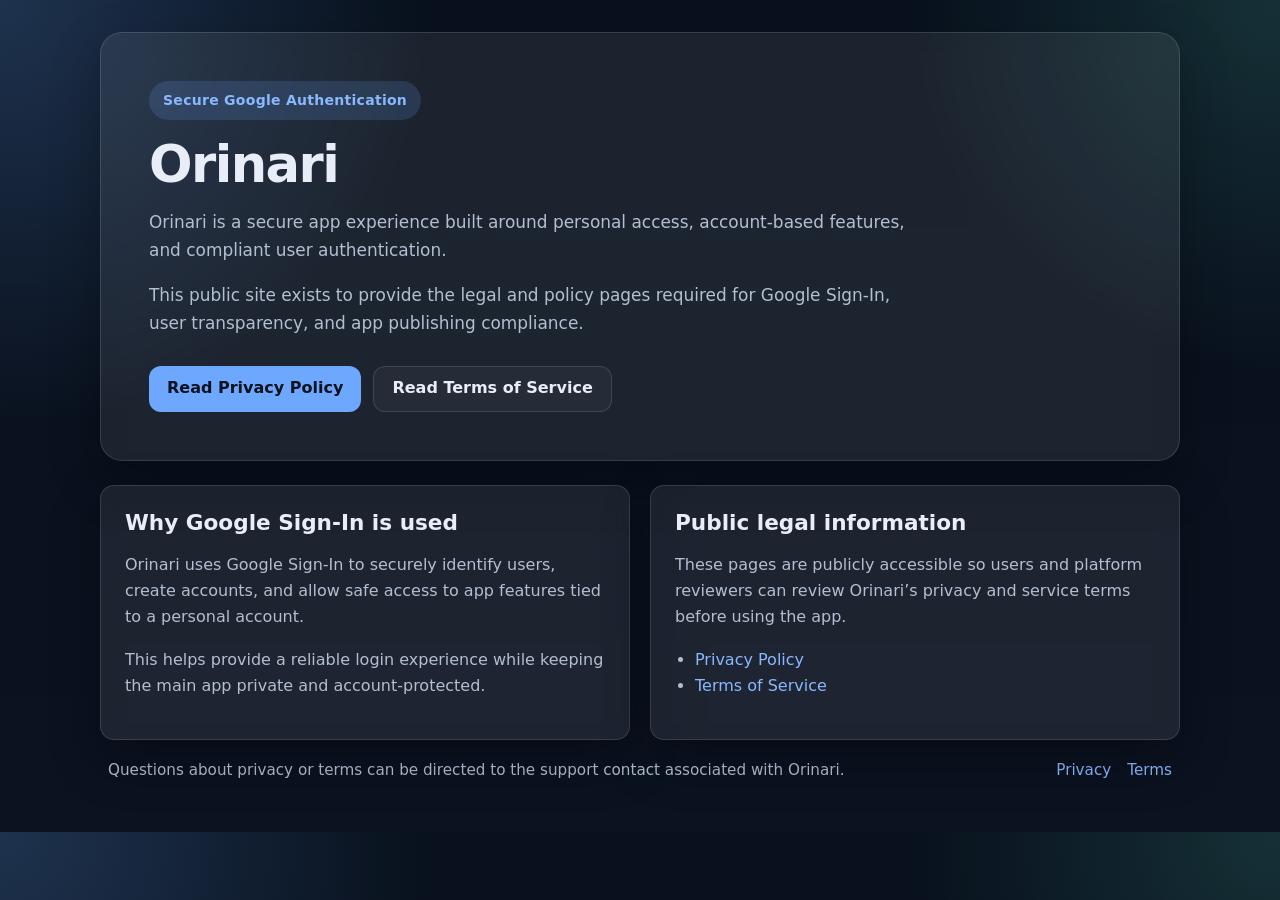
<file: index.html>
<!DOCTYPE html>
<html lang="en">
<head>
  <meta charset="UTF-8" />
  <meta name="viewport" content="width=device-width, initial-scale=1.0" />
  <title>Orinari – Legal & App Information</title>
  <meta name="description" content="Orinari legal information, privacy policy, and terms of service." />
  <link rel="stylesheet" href="./style.css" />
</head>
<body>
  <div class="page-shell">
    <section class="hero">
      <div class="badge">Secure Google Authentication</div>
      <h1>Orinari</h1>
      <p class="hero-text">
        Orinari is a secure app experience built around personal access, account-based features, and compliant user authentication.
      </p>
      <p class="hero-text">
        This public site exists to provide the legal and policy pages required for Google Sign-In, user transparency, and app publishing compliance.
      </p>

      <div class="hero-actions">
        <a class="button primary" href="./privacy.html">Read Privacy Policy</a>
        <a class="button secondary" href="./terms.html">Read Terms of Service</a>
      </div>
    </section>

    <section class="content-grid">
      <article class="card">
        <h2>Why Google Sign-In is used</h2>
        <p>
          Orinari uses Google Sign-In to securely identify users, create accounts, and allow safe access to app features tied to a personal account.
        </p>
        <p>
          This helps provide a reliable login experience while keeping the main app private and account-protected.
        </p>
      </article>

      <article class="card">
        <h2>Public legal information</h2>
        <p>
          These pages are publicly accessible so users and platform reviewers can review Orinari’s privacy and service terms before using the app.
        </p>
        <ul class="link-list">
          <li><a href="./privacy.html">Privacy Policy</a></li>
          <li><a href="./terms.html">Terms of Service</a></li>
        </ul>
      </article>
    </section>

    <footer class="footer">
      <div>
        Questions about privacy or terms can be directed to the support contact associated with Orinari.
      </div>
      <nav class="footer-nav">
        <a href="./privacy.html">Privacy</a>
        <a href="./terms.html">Terms</a>
      </nav>
    </footer>
  </div>
</body>
</html>
</file>
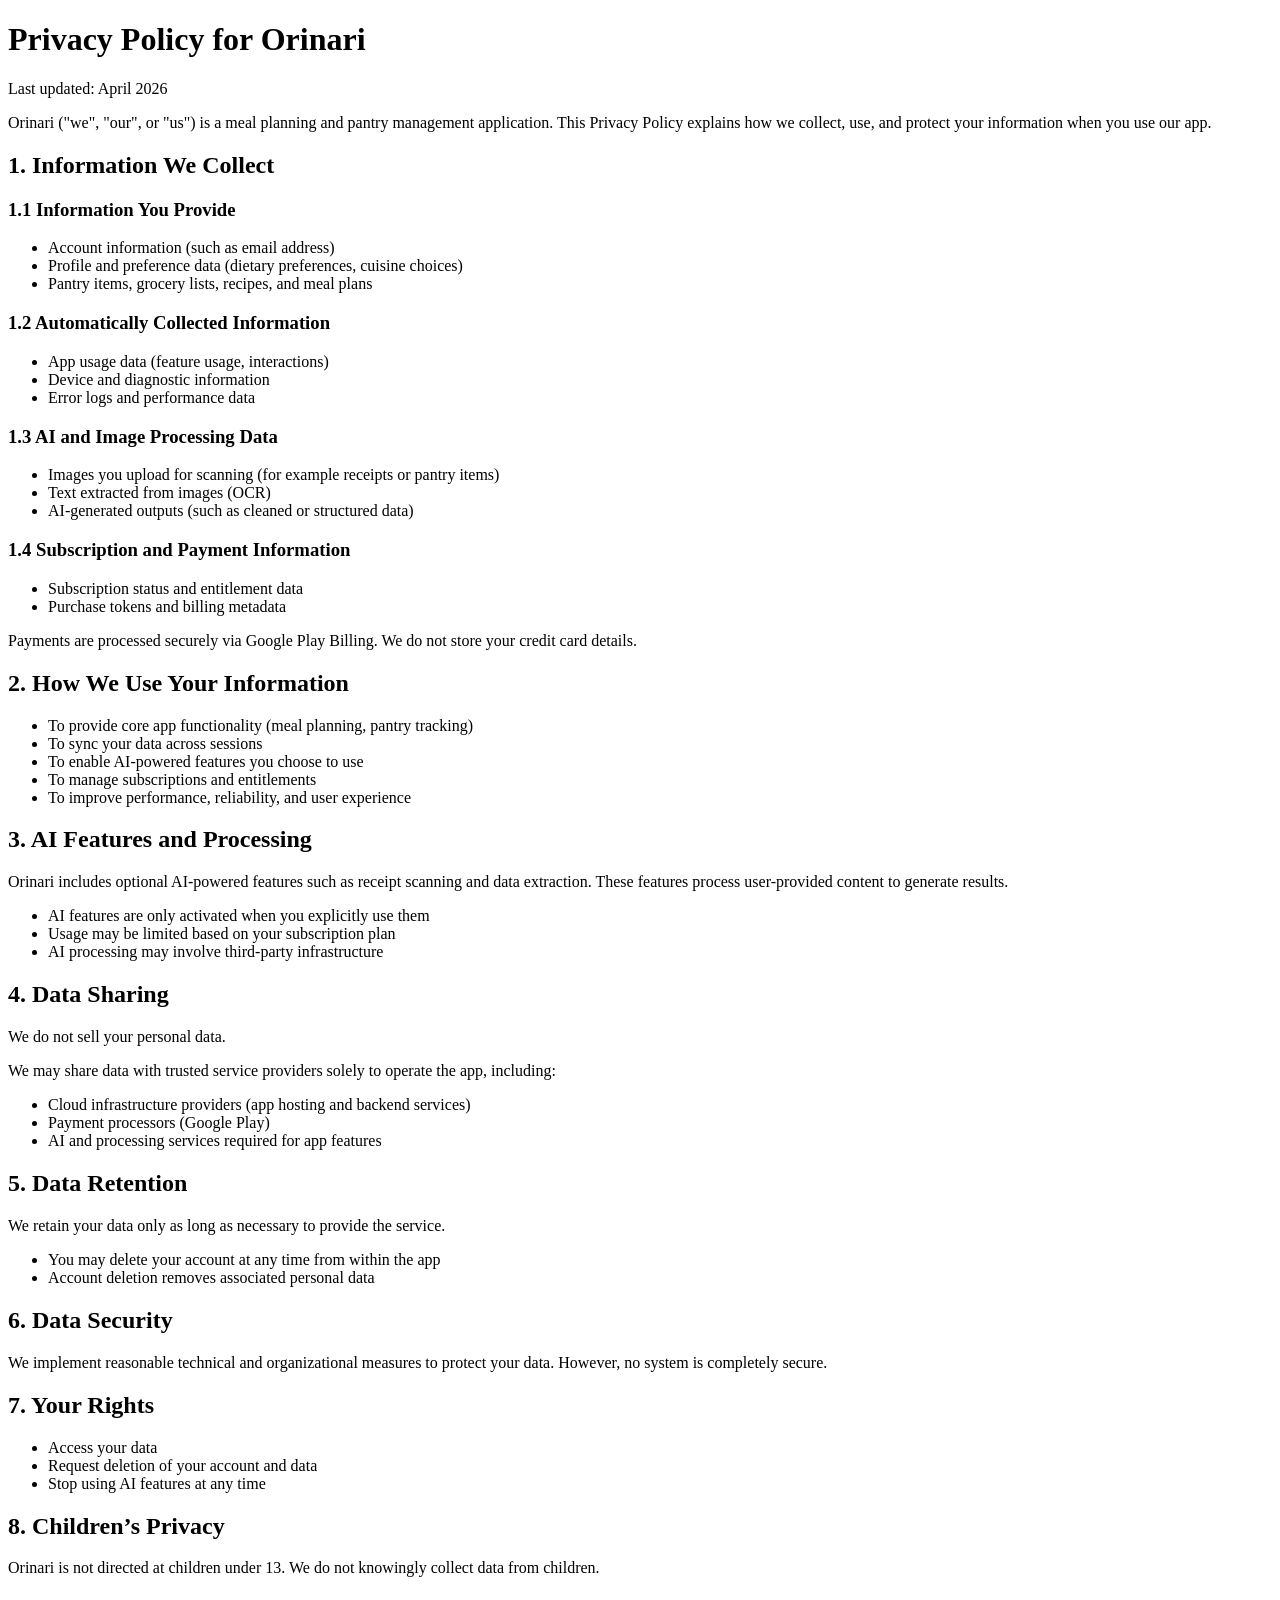
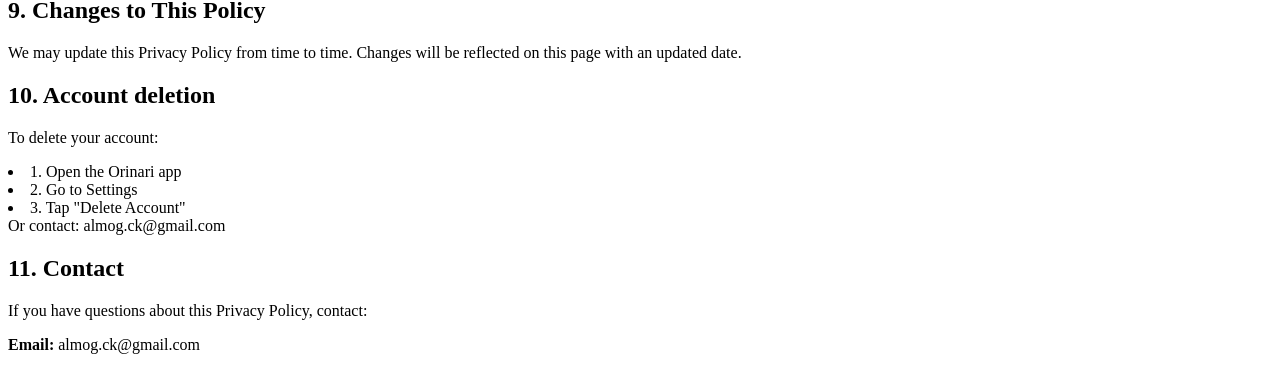
<file: index2.html>
<!DOCTYPE html>
<html lang="en">
<head>
  <meta charset="UTF-8" />
  <meta name="viewport" content="width=device-width, initial-scale=1.0" />
</head>
<body>
  <h1>Privacy Policy for Orinari</h1>
  <p class="muted">Last updated: April 2026</p>

  <p>
    Orinari ("we", "our", or "us") is a meal planning and pantry management application.
    This Privacy Policy explains how we collect, use, and protect your information when you use our app.
  </p>

  <h2>1. Information We Collect</h2>

  <h3>1.1 Information You Provide</h3>
  <ul>
    <li>Account information (such as email address)</li>
    <li>Profile and preference data (dietary preferences, cuisine choices)</li>
    <li>Pantry items, grocery lists, recipes, and meal plans</li>
  </ul>

  <h3>1.2 Automatically Collected Information</h3>
  <ul>
    <li>App usage data (feature usage, interactions)</li>
    <li>Device and diagnostic information</li>
    <li>Error logs and performance data</li>
  </ul>

  <h3>1.3 AI and Image Processing Data</h3>
  <ul>
    <li>Images you upload for scanning (for example receipts or pantry items)</li>
    <li>Text extracted from images (OCR)</li>
    <li>AI-generated outputs (such as cleaned or structured data)</li>
  </ul>

  <h3>1.4 Subscription and Payment Information</h3>
  <ul>
    <li>Subscription status and entitlement data</li>
    <li>Purchase tokens and billing metadata</li>
  </ul>

  <p>
    Payments are processed securely via Google Play Billing. We do not store your credit card details.
  </p>

  <h2>2. How We Use Your Information</h2>
  <ul>
    <li>To provide core app functionality (meal planning, pantry tracking)</li>
    <li>To sync your data across sessions</li>
    <li>To enable AI-powered features you choose to use</li>
    <li>To manage subscriptions and entitlements</li>
    <li>To improve performance, reliability, and user experience</li>
  </ul>

  <h2>3. AI Features and Processing</h2>
  <p>
    Orinari includes optional AI-powered features such as receipt scanning and data extraction.
    These features process user-provided content to generate results.
  </p>
  <ul>
    <li>AI features are only activated when you explicitly use them</li>
    <li>Usage may be limited based on your subscription plan</li>
    <li>AI processing may involve third-party infrastructure</li>
  </ul>

  <h2>4. Data Sharing</h2>
  <p>We do not sell your personal data.</p>
  <p>We may share data with trusted service providers solely to operate the app, including:</p>
  <ul>
    <li>Cloud infrastructure providers (app hosting and backend services)</li>
    <li>Payment processors (Google Play)</li>
    <li>AI and processing services required for app features</li>
  </ul>

  <h2>5. Data Retention</h2>
  <p>We retain your data only as long as necessary to provide the service.</p>
  <ul>
    <li>You may delete your account at any time from within the app</li>
    <li>Account deletion removes associated personal data</li>
  </ul>

  <h2>6. Data Security</h2>
  <p>
    We implement reasonable technical and organizational measures to protect your data.
    However, no system is completely secure.
  </p>

  <h2>7. Your Rights</h2>
  <ul>
    <li>Access your data</li>
    <li>Request deletion of your account and data</li>
    <li>Stop using AI features at any time</li>
  </ul>

  <h2>8. Children’s Privacy</h2>
  <p>
    Orinari is not directed at children under 13. We do not knowingly collect data from children.
  </p>

  <h2>9. Changes to This Policy</h2>
  <p>
    We may update this Privacy Policy from time to time. Changes will be reflected on this page with an updated date.
  </p>

  <h2>10. Account deletion</h2>
  <p>
    To delete your account:
     <li>1. Open the Orinari app</li>
     <li>2. Go to Settings</li>
     <li>3. Tap "Delete Account"</li>
 
     Or contact:
     almog.ck@gmail.com
  </p>  
  <h2>11. Contact</h2>
  <p>If you have questions about this Privacy Policy, contact:</p>
  <p><strong>Email:</strong> almog.ck@gmail.com</p>
</body>
</html>
</file>
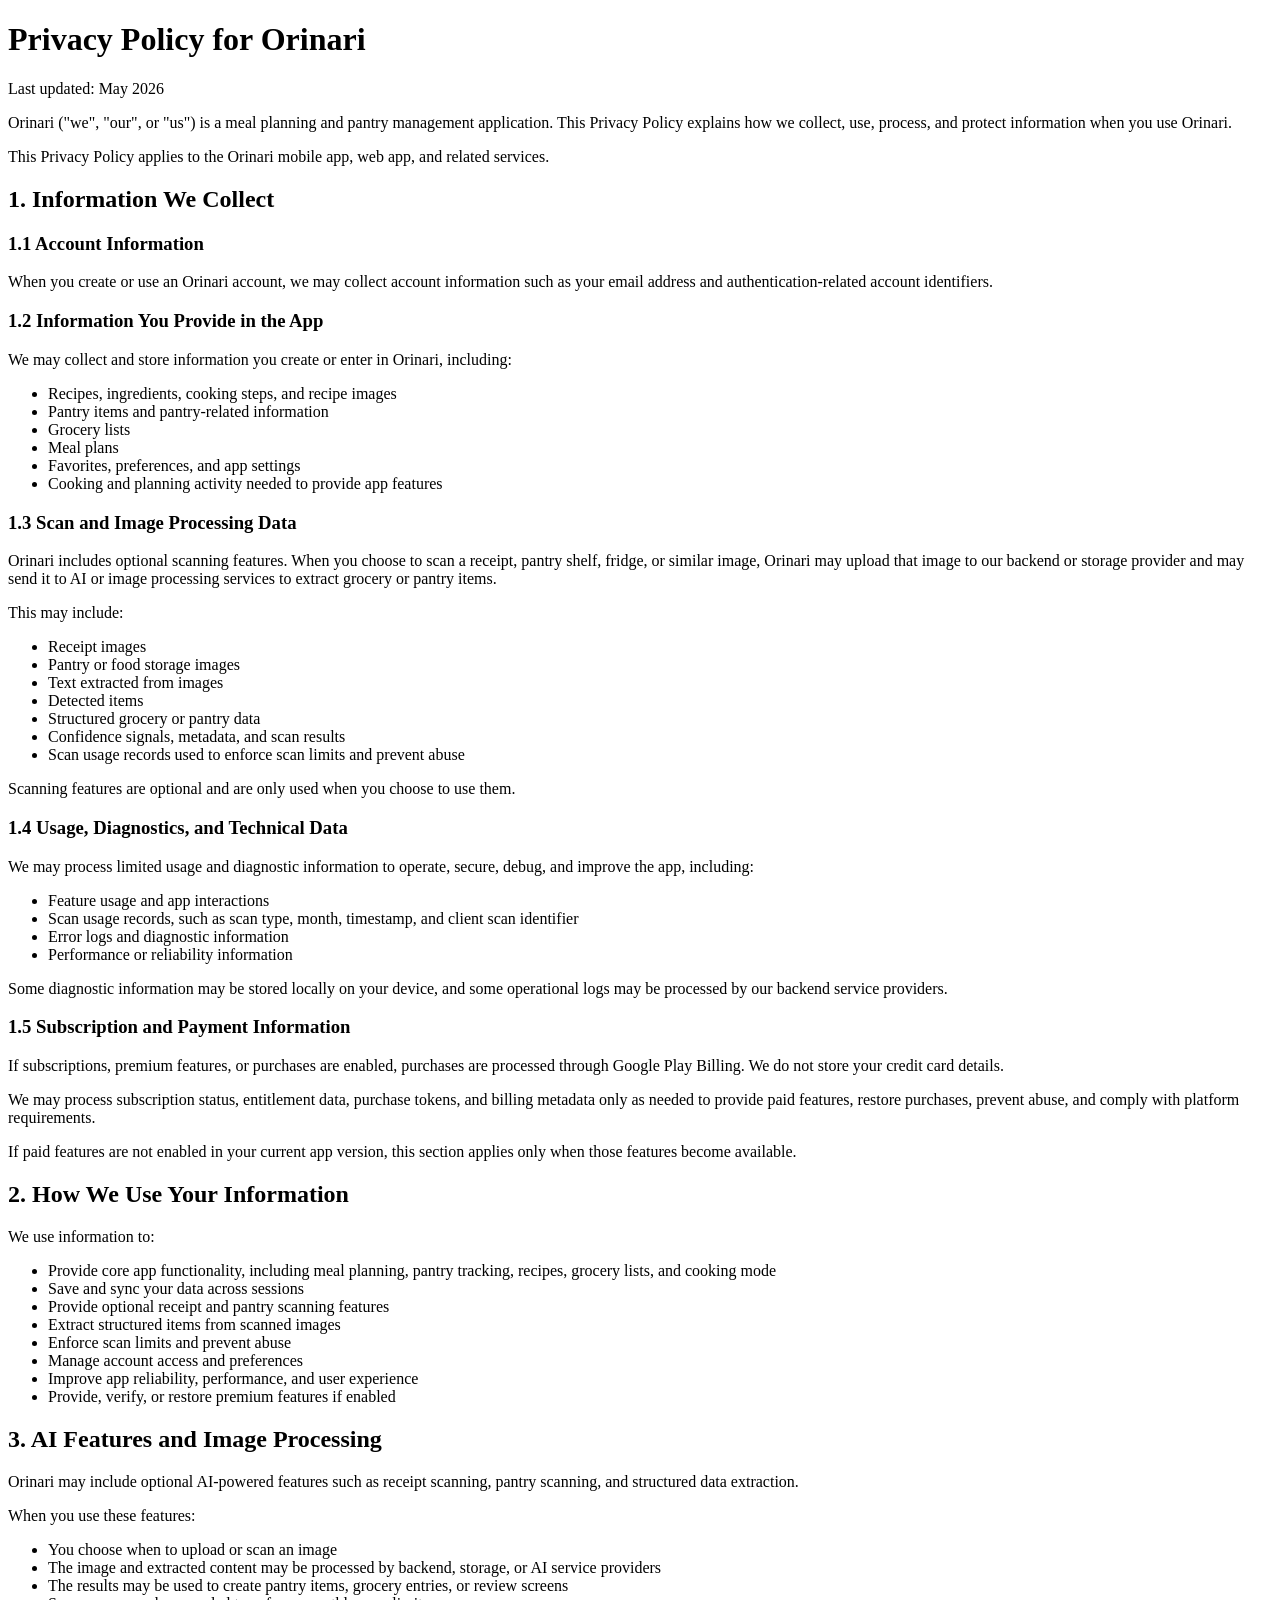
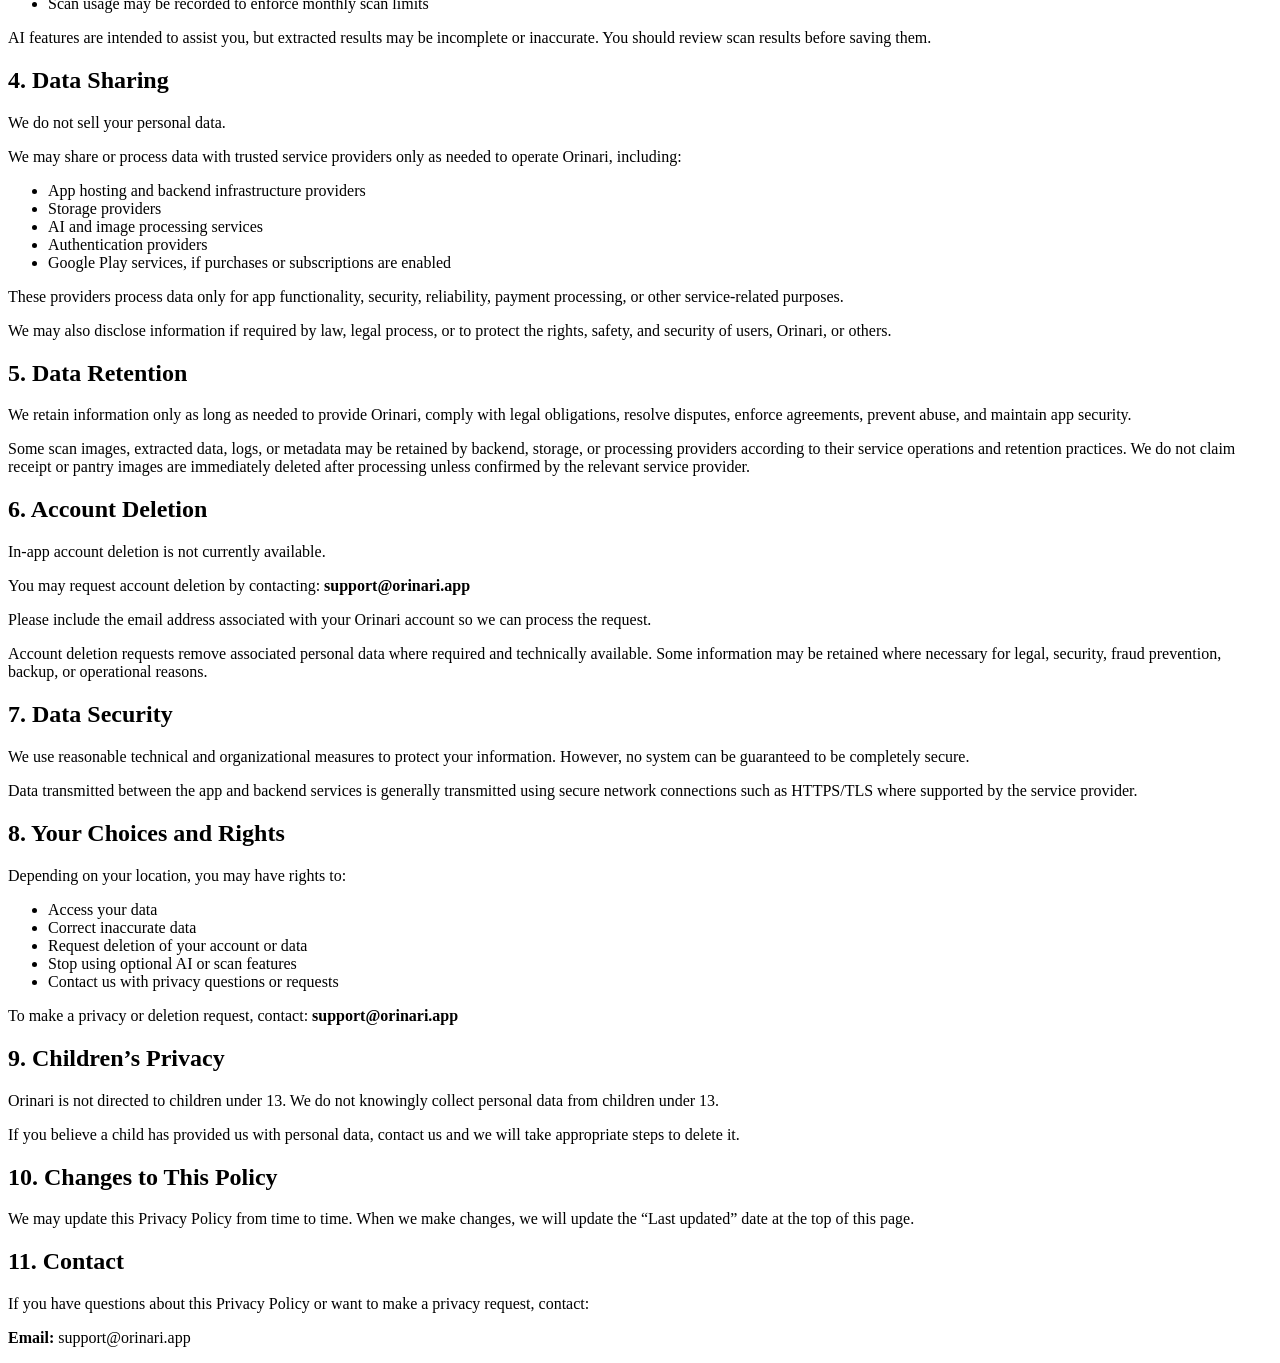
<file: privacy.html>
<!DOCTYPE html>

<html lang="en">
<head>
  <meta charset="UTF-8" />
  <meta name="viewport" content="width=device-width, initial-scale=1.0" />
  <title>Privacy Policy for Orinari</title>
</head>
<body>
  <h1>Privacy Policy for Orinari</h1>
  <p class="muted">Last updated: May 2026</p>

  <p>
    Orinari ("we", "our", or "us") is a meal planning and pantry management application.
    This Privacy Policy explains how we collect, use, process, and protect information when you use Orinari.
  </p>

  <p>
    This Privacy Policy applies to the Orinari mobile app, web app, and related services.
  </p>

  <h2>1. Information We Collect</h2>

  <h3>1.1 Account Information</h3>
  <p>
    When you create or use an Orinari account, we may collect account information such as your email address
    and authentication-related account identifiers.
  </p>

  <h3>1.2 Information You Provide in the App</h3>
  <p>
    We may collect and store information you create or enter in Orinari, including:
  </p>
  <ul>
    <li>Recipes, ingredients, cooking steps, and recipe images</li>
    <li>Pantry items and pantry-related information</li>
    <li>Grocery lists</li>
    <li>Meal plans</li>
    <li>Favorites, preferences, and app settings</li>
    <li>Cooking and planning activity needed to provide app features</li>
  </ul>

  <h3>1.3 Scan and Image Processing Data</h3>
  <p>
    Orinari includes optional scanning features. When you choose to scan a receipt, pantry shelf, fridge,
    or similar image, Orinari may upload that image to our backend or storage provider and may send it to
    AI or image processing services to extract grocery or pantry items.
  </p>

  <p>
    This may include:
  </p>
  <ul>
    <li>Receipt images</li>
    <li>Pantry or food storage images</li>
    <li>Text extracted from images</li>
    <li>Detected items</li>
    <li>Structured grocery or pantry data</li>
    <li>Confidence signals, metadata, and scan results</li>
    <li>Scan usage records used to enforce scan limits and prevent abuse</li>
  </ul>

  <p>
    Scanning features are optional and are only used when you choose to use them.
  </p>

  <h3>1.4 Usage, Diagnostics, and Technical Data</h3>
  <p>
    We may process limited usage and diagnostic information to operate, secure, debug, and improve the app,
    including:
  </p>
  <ul>
    <li>Feature usage and app interactions</li>
    <li>Scan usage records, such as scan type, month, timestamp, and client scan identifier</li>
    <li>Error logs and diagnostic information</li>
    <li>Performance or reliability information</li>
  </ul>

  <p>
    Some diagnostic information may be stored locally on your device, and some operational logs may be processed
    by our backend service providers.
  </p>

  <h3>1.5 Subscription and Payment Information</h3>
  <p>
    If subscriptions, premium features, or purchases are enabled, purchases are processed through Google Play Billing.
    We do not store your credit card details.
  </p>

  <p>
    We may process subscription status, entitlement data, purchase tokens, and billing metadata only as needed to
    provide paid features, restore purchases, prevent abuse, and comply with platform requirements.
  </p>

  <p>
    If paid features are not enabled in your current app version, this section applies only when those features
    become available.
  </p>

  <h2>2. How We Use Your Information</h2>
  <p>
    We use information to:
  </p>
  <ul>
    <li>Provide core app functionality, including meal planning, pantry tracking, recipes, grocery lists, and cooking mode</li>
    <li>Save and sync your data across sessions</li>
    <li>Provide optional receipt and pantry scanning features</li>
    <li>Extract structured items from scanned images</li>
    <li>Enforce scan limits and prevent abuse</li>
    <li>Manage account access and preferences</li>
    <li>Improve app reliability, performance, and user experience</li>
    <li>Provide, verify, or restore premium features if enabled</li>
  </ul>

  <h2>3. AI Features and Image Processing</h2>
  <p>
    Orinari may include optional AI-powered features such as receipt scanning, pantry scanning, and structured
    data extraction.
  </p>

  <p>
    When you use these features:
  </p>
  <ul>
    <li>You choose when to upload or scan an image</li>
    <li>The image and extracted content may be processed by backend, storage, or AI service providers</li>
    <li>The results may be used to create pantry items, grocery entries, or review screens</li>
    <li>Scan usage may be recorded to enforce monthly scan limits</li>
  </ul>

  <p>
    AI features are intended to assist you, but extracted results may be incomplete or inaccurate. You should
    review scan results before saving them.
  </p>

  <h2>4. Data Sharing</h2>
  <p>
    We do not sell your personal data.
  </p>

  <p>
    We may share or process data with trusted service providers only as needed to operate Orinari, including:
  </p>
  <ul>
    <li>App hosting and backend infrastructure providers</li>
    <li>Storage providers</li>
    <li>AI and image processing services</li>
    <li>Authentication providers</li>
    <li>Google Play services, if purchases or subscriptions are enabled</li>
  </ul>

  <p>
    These providers process data only for app functionality, security, reliability, payment processing, or other
    service-related purposes.
  </p>

  <p>
    We may also disclose information if required by law, legal process, or to protect the rights, safety, and
    security of users, Orinari, or others.
  </p>

  <h2>5. Data Retention</h2>
  <p>
    We retain information only as long as needed to provide Orinari, comply with legal obligations, resolve disputes,
    enforce agreements, prevent abuse, and maintain app security.
  </p>

  <p>
    Some scan images, extracted data, logs, or metadata may be retained by backend, storage, or processing providers
    according to their service operations and retention practices. We do not claim receipt or pantry images are
    immediately deleted after processing unless confirmed by the relevant service provider.
  </p>

  <h2>6. Account Deletion</h2>
  <p>
    In-app account deletion is not currently available.
  </p>

  <p>
    You may request account deletion by contacting:
    <strong>support@orinari.app</strong>
  </p>

  <p>
    Please include the email address associated with your Orinari account so we can process the request.
  </p>

  <p>
    Account deletion requests remove associated personal data where required and technically available. Some
    information may be retained where necessary for legal, security, fraud prevention, backup, or operational reasons.
  </p>

  <h2>7. Data Security</h2>
  <p>
    We use reasonable technical and organizational measures to protect your information. However, no system can be
    guaranteed to be completely secure.
  </p>

  <p>
    Data transmitted between the app and backend services is generally transmitted using secure network connections
    such as HTTPS/TLS where supported by the service provider.
  </p>

  <h2>8. Your Choices and Rights</h2>
  <p>
    Depending on your location, you may have rights to:
  </p>
  <ul>
    <li>Access your data</li>
    <li>Correct inaccurate data</li>
    <li>Request deletion of your account or data</li>
    <li>Stop using optional AI or scan features</li>
    <li>Contact us with privacy questions or requests</li>
  </ul>

  <p>
    To make a privacy or deletion request, contact:
    <strong>support@orinari.app</strong>
  </p>

  <h2>9. Children’s Privacy</h2>
  <p>
    Orinari is not directed to children under 13. We do not knowingly collect personal data from children under 13.
  </p>

  <p>
    If you believe a child has provided us with personal data, contact us and we will take appropriate steps to delete it.
  </p>

  <h2>10. Changes to This Policy</h2>
  <p>
    We may update this Privacy Policy from time to time. When we make changes, we will update the “Last updated”
    date at the top of this page.
  </p>

  <h2>11. Contact</h2>
  <p>
    If you have questions about this Privacy Policy or want to make a privacy request, contact:
  </p>

  <p>
    <strong>Email:</strong> support@orinari.app
  </p>
</body>
</html>
</file>
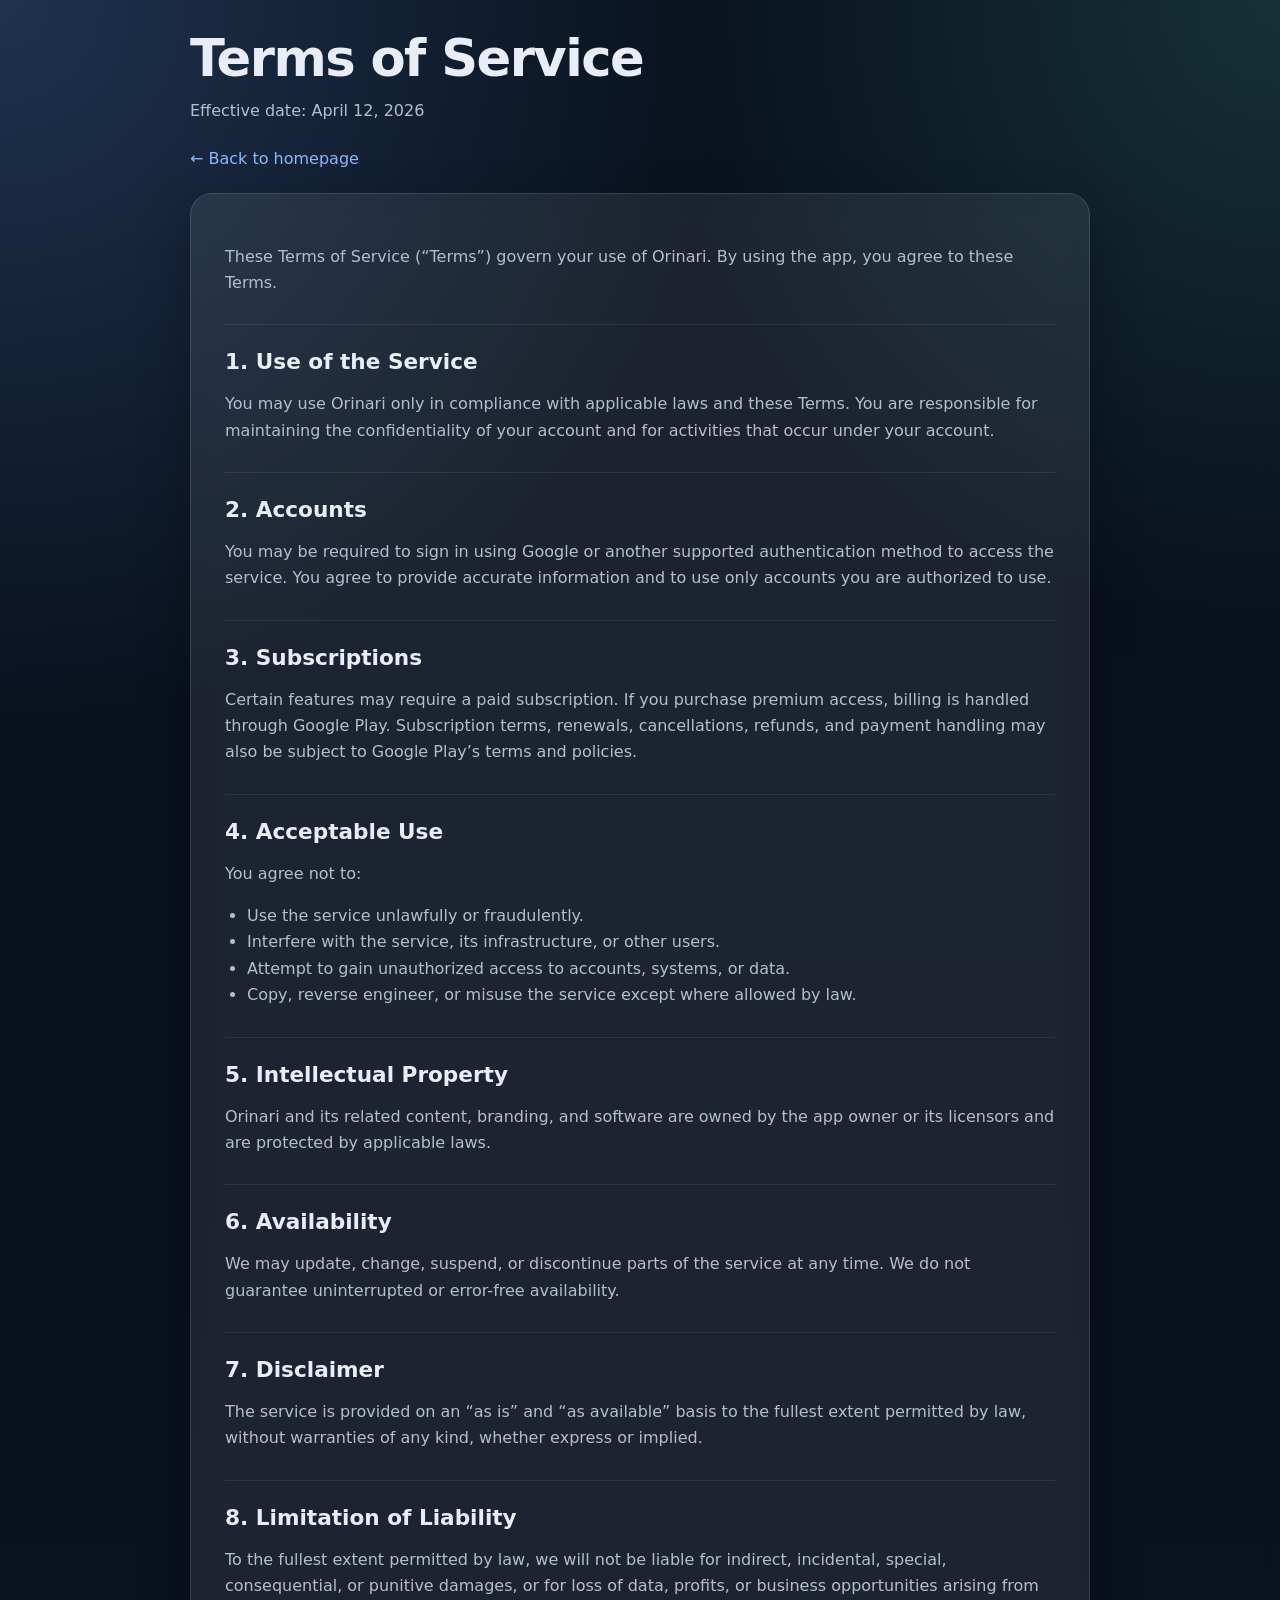
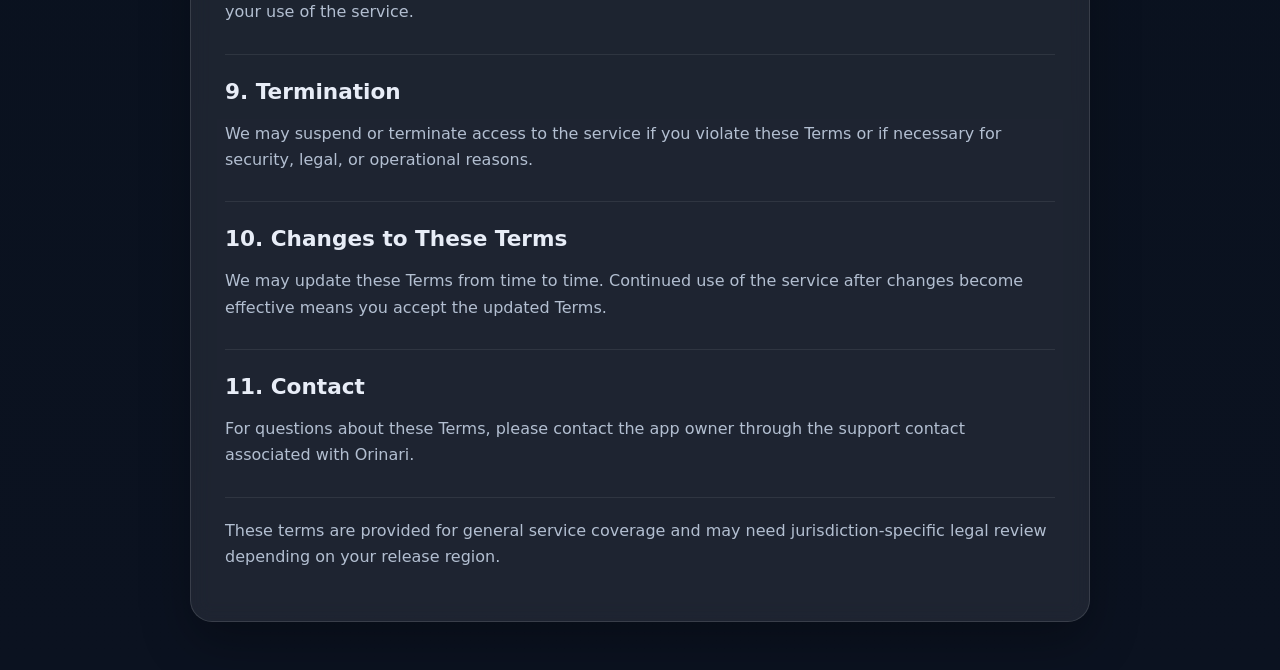
<file: terms.html>
<!DOCTYPE html>
<html lang="en">
<head>
  <meta charset="UTF-8" />
  <meta name="viewport" content="width=device-width, initial-scale=1.0" />
  <title>Orinari – Terms of Service</title>
  <link rel="stylesheet" href="./style.css" />
</head>
<body>
  <div class="page-shell legal-shell">
    <div class="legal-header">
      <h1>Terms of Service</h1>
      <p class="muted">Effective date: April 12, 2026</p>
      <a href="./index.html" class="back-link">← Back to homepage</a>
    </div>

    <div class="legal-card">
      <section>
        <p>
          These Terms of Service (“Terms”) govern your use of Orinari. By using the app, you agree to these Terms.
        </p>
      </section>

      <section>
        <h2>1. Use of the Service</h2>
        <p>
          You may use Orinari only in compliance with applicable laws and these Terms. You are responsible for maintaining
          the confidentiality of your account and for activities that occur under your account.
        </p>
      </section>

      <section>
        <h2>2. Accounts</h2>
        <p>
          You may be required to sign in using Google or another supported authentication method to access the service.
          You agree to provide accurate information and to use only accounts you are authorized to use.
        </p>
      </section>

      <section>
        <h2>3. Subscriptions</h2>
        <p>
          Certain features may require a paid subscription. If you purchase premium access, billing is handled through Google Play.
          Subscription terms, renewals, cancellations, refunds, and payment handling may also be subject to Google Play’s terms and policies.
        </p>
      </section>

      <section>
        <h2>4. Acceptable Use</h2>
        <p>You agree not to:</p>
        <ul>
          <li>Use the service unlawfully or fraudulently.</li>
          <li>Interfere with the service, its infrastructure, or other users.</li>
          <li>Attempt to gain unauthorized access to accounts, systems, or data.</li>
          <li>Copy, reverse engineer, or misuse the service except where allowed by law.</li>
        </ul>
      </section>

      <section>
        <h2>5. Intellectual Property</h2>
        <p>
          Orinari and its related content, branding, and software are owned by the app owner or its licensors and are protected by applicable laws.
        </p>
      </section>

      <section>
        <h2>6. Availability</h2>
        <p>
          We may update, change, suspend, or discontinue parts of the service at any time. We do not guarantee uninterrupted or error-free availability.
        </p>
      </section>

      <section>
        <h2>7. Disclaimer</h2>
        <p>
          The service is provided on an “as is” and “as available” basis to the fullest extent permitted by law, without warranties of any kind,
          whether express or implied.
        </p>
      </section>

      <section>
        <h2>8. Limitation of Liability</h2>
        <p>
          To the fullest extent permitted by law, we will not be liable for indirect, incidental, special, consequential,
          or punitive damages, or for loss of data, profits, or business opportunities arising from your use of the service.
        </p>
      </section>

      <section>
        <h2>9. Termination</h2>
        <p>
          We may suspend or terminate access to the service if you violate these Terms or if necessary for security, legal, or operational reasons.
        </p>
      </section>

      <section>
        <h2>10. Changes to These Terms</h2>
        <p>
          We may update these Terms from time to time. Continued use of the service after changes become effective means you accept the updated Terms.
        </p>
      </section>

      <section>
        <h2>11. Contact</h2>
        <p>
          For questions about these Terms, please contact the app owner through the support contact associated with Orinari.
        </p>
      </section>

      <section>
        <p class="muted">
          These terms are provided for general service coverage and may need jurisdiction-specific legal review depending on your release region.
        </p>
      </section>
    </div>
  </div>
</body>
</html>
</file>
<file: style.css>
:root {
  --bg: #0b1220;
  --bg-soft: #111a2b;
  --card: rgba(255, 255, 255, 0.08);
  --card-border: rgba(255, 255, 255, 0.12);
  --text: #e8edf7;
  --muted: #b3bfd1;
  --primary: #6ea8fe;
  --primary-strong: #8ab8ff;
  --shadow: 0 20px 50px rgba(0, 0, 0, 0.28);
  --radius: 22px;
  --radius-sm: 14px;
  --max-width: 1080px;
}

* {
  box-sizing: border-box;
}

html {
  scroll-behavior: smooth;
}

body {
  margin: 0;
  font-family: Inter, ui-sans-serif, system-ui, -apple-system, BlinkMacSystemFont, "Segoe UI", sans-serif;
  color: var(--text);
  background:
    radial-gradient(circle at top left, rgba(110, 168, 254, 0.22), transparent 28%),
    radial-gradient(circle at top right, rgba(95, 211, 188, 0.16), transparent 24%),
    linear-gradient(180deg, #08111d 0%, #0b1220 100%);
  line-height: 1.65;
}

a {
  color: var(--primary-strong);
  text-decoration: none;
}

a:hover {
  text-decoration: underline;
}

.page-shell {
  width: min(var(--max-width), calc(100% - 32px));
  margin: 0 auto;
  padding: 32px 0 48px;
}

.hero,
.legal-card,
.card {
  background: var(--card);
  border: 1px solid var(--card-border);
  box-shadow: var(--shadow);
  backdrop-filter: blur(10px);
}

.hero {
  padding: 48px;
  border-radius: var(--radius);
  margin-bottom: 24px;
}

.badge {
  display: inline-flex;
  align-items: center;
  gap: 8px;
  padding: 8px 14px;
  border-radius: 999px;
  background: rgba(110, 168, 254, 0.16);
  color: var(--primary-strong);
  font-size: 14px;
  font-weight: 700;
  letter-spacing: 0.02em;
  margin-bottom: 18px;
}

h1 {
  margin: 0 0 16px;
  font-size: clamp(2.2rem, 4vw, 4rem);
  line-height: 1.05;
  letter-spacing: -0.03em;
}

h2 {
  margin-top: 0;
  margin-bottom: 12px;
  font-size: 1.35rem;
  line-height: 1.2;
}

h3 {
  margin-top: 22px;
  margin-bottom: 8px;
  font-size: 1rem;
  color: var(--primary-strong);
}

p,
li,
ol {
  color: var(--muted);
  font-size: 1rem;
}

.hero-text {
  max-width: 760px;
  font-size: 1.06rem;
}

.hero-actions {
  display: flex;
  flex-wrap: wrap;
  gap: 12px;
  margin-top: 28px;
}

.button {
  display: inline-flex;
  align-items: center;
  justify-content: center;
  min-height: 46px;
  padding: 0 18px;
  border-radius: 12px;
  font-weight: 700;
  transition: transform 0.15s ease, opacity 0.15s ease, background 0.15s ease;
}

.button:hover {
  text-decoration: none;
  transform: translateY(-1px);
}

.button.primary {
  background: var(--primary);
  color: #08111d;
}

.button.secondary {
  border: 1px solid var(--card-border);
  background: rgba(255, 255, 255, 0.04);
  color: var(--text);
}

.content-grid {
  display: grid;
  grid-template-columns: repeat(2, minmax(0, 1fr));
  gap: 20px;
}

.card {
  border-radius: var(--radius-sm);
  padding: 24px;
}

.link-list {
  padding-left: 20px;
  margin: 10px 0 0;
}

.footer {
  display: flex;
  align-items: center;
  justify-content: space-between;
  gap: 16px;
  padding: 18px 8px 0;
  color: var(--muted);
  font-size: 0.95rem;
}

.footer-nav {
  display: flex;
  flex-wrap: wrap;
  gap: 16px;
}

.legal-shell {
  max-width: 900px;
}

.legal-header {
  margin-bottom: 20px;
}

.muted {
  color: var(--muted);
  margin-top: -4px;
}

.back-link {
  display: inline-block;
  margin-top: 6px;
}

.legal-card {
  border-radius: var(--radius);
  padding: 34px;
}

.legal-card section + section {
  margin-top: 28px;
  padding-top: 24px;
  border-top: 1px solid rgba(255, 255, 255, 0.08);
}

ul,
ol {
  padding-left: 22px;
}

@media (max-width: 760px) {
  .page-shell {
    width: min(calc(100% - 20px), var(--max-width));
    padding-top: 20px;
  }

  .hero,
  .legal-card,
  .card {
    padding: 22px;
  }

  .content-grid {
    grid-template-columns: 1fr;
  }

  .footer {
    flex-direction: column;
    align-items: flex-start;
  }
}
</file>
